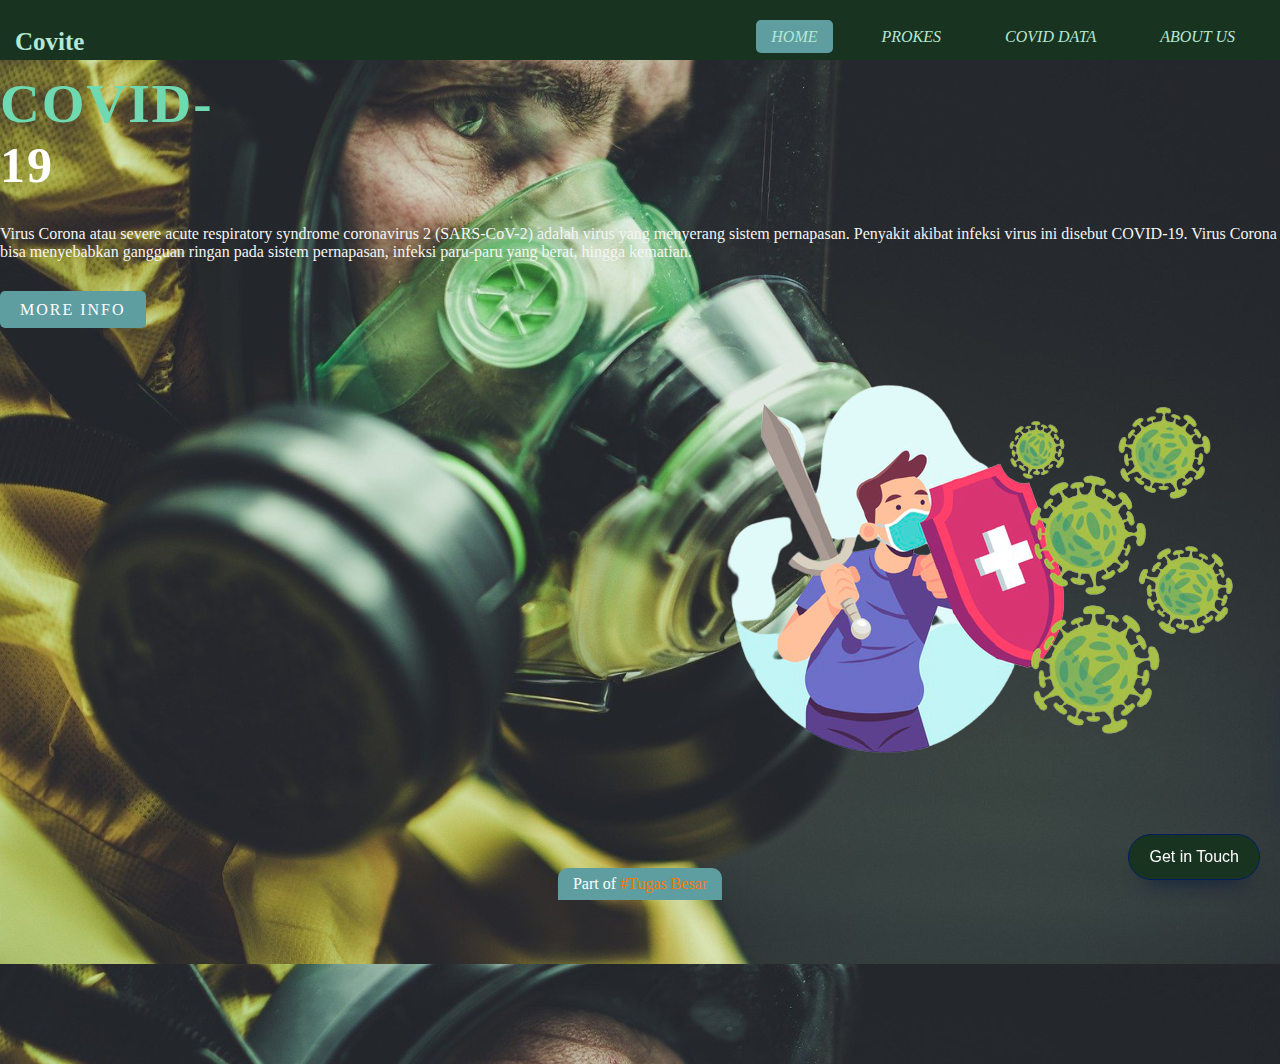
<file: index.html>
<!DOCTYPE html>
<html>
  <head>
    <meta charset="utf-8">
    <meta name="viewport" content="width=device-width">
    <link rel="stylesheet" href="https://cdnjs.cloudflare.com/ajax/libs/font-awesome/6.0.0-beta3/css/all.min.css" integrity="sha512-Fo3rlrZj/k7ujTnHg4CGR2D7kSs0v4LLanw2qksYuRlEzO+tcaEPQogQ0KaoGN26/zrn20ImR1DfuLWnOo7aBA==" crossorigin="anonymous" referrerpolicy="no-referrer" />
    <title>Home</title>
    <link href="style.css" rel="stylesheet" type="text/css" />
  </head>
  <body>
    <nav>
        <label><i class="fas fa-clinic-medical"></i></label>
      <label class="logo">Covite</label>
      <ul>
        <li><a class="active" href=""><i class="fas fa-home">Home</i></a></li>
        <li><a  href="index1.html"><i class="fas fa-ambulance">Prokes</i></a></li>
        <li><a  href=""><i class="fas fa-database">Covid Data</i></a></li>
        <li><a href="index4.html"><i class="fas fa-book">About Us</i></a></li>

      </ul>
    </nav>
    <div>
      <input type="checkbox" class="checkbox" id="chk" />
    </div>
    <section>
    <div class="content">
      <div class="info">
        <h2>Covid- <br><span>19</span></h2>
        <p>Virus Corona atau severe acute respiratory syndrome coronavirus 2 (SARS-CoV-2) adalah virus yang menyerang sistem pernapasan. Penyakit akibat infeksi virus ini disebut COVID-19. Virus Corona bisa menyebabkan gangguan ringan pada sistem pernapasan, infeksi paru-paru yang berat, hingga kematian.</p>
        <a href="index1.html" class="info-btn">More Info</a>
      </div>
    </div>
  </section>
    <!-- SOCIAL PANEL HTML -->
    <div class="social-panel-container">
      <div class="social-panel">
        <p>Created with <i class="fa fa-heart"></i> by
          <a target="_blank" href="https://it.maranatha.edu/">FIT MARANATHA</a></p>
        <button class="close-btn"><i class="fas fa-times"></i></button>
        <h4>Get in touch on</h4>
        <ul>
          <li>
            <a href="" target="_blank">
              <i class="fab fa-discord"></i>
            </a>
          </li>
          <li>
            <a href="" target="_blank">
              <i class="fab fa-twitter"></i>
            </a>
          </li>
          <li>
            <a href="" target="_blank">
              <i class="fab fa-linkedin"></i>
            </a>
          </li>
          <li>
            <a href="" target="_blank">
              <i class="fab fa-facebook"></i>
            </a>
          </li>
          <li>
            <a href="" target="_blank">
              <i class="fab fa-instagram"></i>
            </a>
          </li>
        </ul>
      </div>
    </div>
    <button class="floating-btn">
      Get in Touch
    </button>
    
    <div class="floating-text">
      Part of <a href="" target="_blank">#Tugas Besar</a>
    </div>
    <script>
      const chk = document.getElementById('chk');

chk.addEventListener('change', () => {
	document.body.classList.toggle('dark');
});

const floating_btn = document.querySelector('.floating-btn');
const close_btn = document.querySelector('.close-btn');
const social_panel_container = document.querySelector('.social-panel-container');

floating_btn.addEventListener('click', () => {
	social_panel_container.classList.toggle('visible')
});

close_btn.addEventListener('click', () => {
	social_panel_container.classList.remove('visible')
});
    </script>
  </body>
</html>
</file>
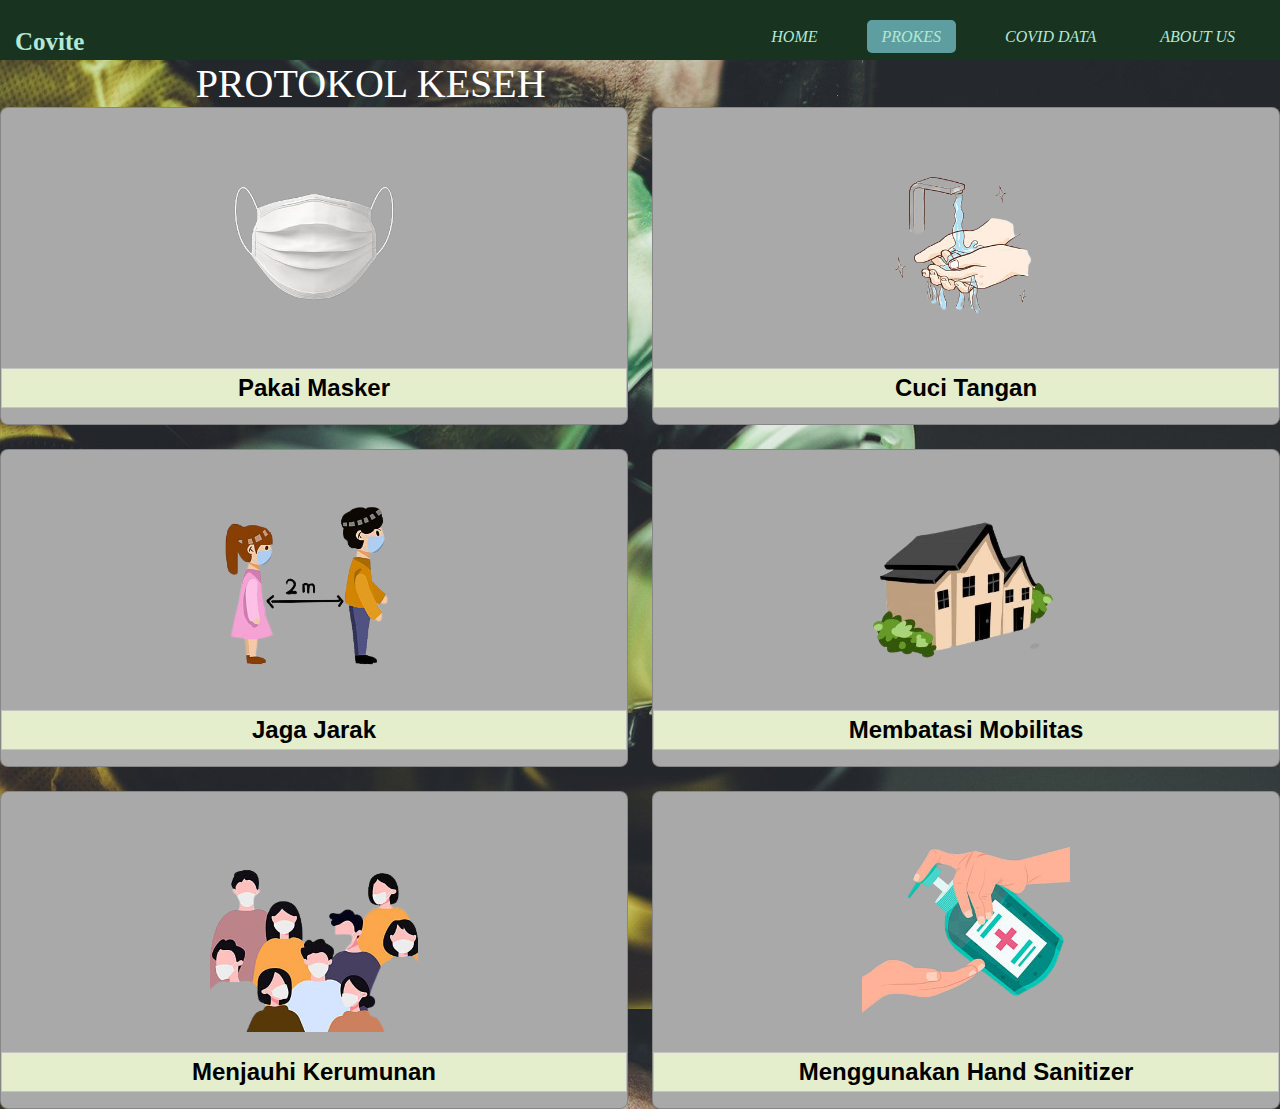
<file: index1.html>
<!DOCTYPE html>
<html>
  <head>
    <meta charset="utf-8">
    <meta name="viewport" content="width=device-width">
    <link rel="stylesheet" href="https://cdnjs.cloudflare.com/ajax/libs/font-awesome/6.0.0-beta3/css/all.min.css" integrity="sha512-Fo3rlrZj/k7ujTnHg4CGR2D7kSs0v4LLanw2qksYuRlEzO+tcaEPQogQ0KaoGN26/zrn20ImR1DfuLWnOo7aBA==" crossorigin="anonymous" referrerpolicy="no-referrer" />
    <title>Protokol Kesehatan</title>
    <link href="style1.css" rel="stylesheet" type="text/css" />
    <script src="https://ajax.googleapis.com/ajax/libs/jquery/3.5.1/jquery.min.js"></script>
    <script> 
    
      $(document).ready(function(){
        $("#flip").click(function(){
          $("#panel").slideToggle("slow");
        });
      });
      $(document).ready(function(){
        $("#flip2").click(function(){
          $("#panel2").slideToggle("slow");
        });
      });
      $(document).ready(function(){
        $("#flip3").click(function(){
          $("#panel3").slideToggle("slow");
        });
      });
      $(document).ready(function(){
        $("#flip4").click(function(){
          $("#panel4").slideToggle("slow");
        });
      });
      $(document).ready(function(){
        $("#flip5").click(function(){
          $("#panel5").slideToggle("slow");
        });
      });
      $(document).ready(function(){
        $("#flip6").click(function(){
          $("#panel6").slideToggle("slow");
        });
      });
      </script>
  </head>
  <body>
    <nav>
        <label><i class="fas fa-clinic-medical"></i></label>
      <label class="logo">Covite</label>
      <ul>
        <li><a class="" href="index.html"><i class="fas fa-home">Home</i></a></li>
        <li><a  class= "active"href=""><i class="fas fa-ambulance">Prokes</i></a></li>
        <li><a  href="index2.html"><i class="fas fa-database">Covid Data</i></a></li>
        <li><a href="index4.html"><i class="fas fa-book">About Us</i></a></li>

      </ul>
    </nav>
    <div id="text">

    </div>
    <script>
      var i=0,text;
      text = "Protokol Kesehatan"

      function typing(){
        if(i<text.length){
          document.getElementById("text").innerHTML += text.charAt(i);
          i++;
          setTimeout(typing,50);
        }
      }
      typing();
    </script>
    <section class="prokes" id="prokes">
      <!-- <h1 class="fancy"> Protokol Kesehatan </h1> -->
  
      <div class="box-container">
  
          <div class="box">
              <img src="src/pakai masker1.png" alt="">
              <h3 id="flip">Pakai Masker</h3>
              <p id="panel">Pada kenyataannya, pandemi yang masih belum usai dan terus memakan korban membuat penggunaan masker pun diwajibkan untuk seluruh lapisan masyarakat. 

                Bahkan, di beberapa negara, Amerika Serikat misalnya, pusat kesehatan setempat mewajibkan masyarakat negara tersebut memakai masker bahkan saat berada di rumah untuk kondisi tertentu. Misalnya: 
                
                Ada anggota keluarga yang terserang COVID-19.
                Ada anggota keluarga yang berisiko terpapar virus corona karena beraktivitas di luar rumah. 
                Merasakan adanya gejala yang mengarah pada infeksi virus corona. 
                Ruangan yang sempit.
                Tidak bisa menjaga jarak dengan anggota keluarga lainnya. </p>
          </div>
  
          <div class="box">
              <img src="src/cuci tangan1.png" alt="">
              <h3 id="flip2">Cuci Tangan</h3>
              <p id="panel2">Mencuci tangan secara rutin menjadi protokol kesehatan 5M yang pertama dan dirasa efektif untuk mencegah penularan virus corona. Agar hasilnya maksimal, kamu disarankan untuk mencuci tangan setidaknya selama 20 detik dengan menggunakan air mengalir dan sabun. Lakukan sesering mungkin, terutama pada kondisi: 

                Sebelum menyentuh makanan.
                Setelah menggunakan toilet.
                Setelah menutup hidung saat batuk atau bersin.
                Setelah beraktivitas di luar ruangan. 
                Jika tidak ada air yang mengalir, kamu bisa menggunakan produk pembersih tangan yang mengandung alkohol setidaknya dengan kadar sebesar 70 persen. </p>
          </div>
  
          <div class="box">
              <img src="src/jaga jarak.png" alt="">
              <h3 id="flip3">Jaga Jarak</h3>
              <p id="panel3">Protokol kesehatan 5 M selanjutnya adalah menjaga jarak saat sedang beraktivitas di luar ruangan. Adanya aturan ini juga berdasarkan pada Keputusan Menteri Kesehatan RI dalam “Protokol Kesehatan Bagi Masyarakat di Tempat dan Fasilitas Umum Dalam Rangka Pencegahan dan Pengendalian COVID-19.”

                Aturan tersebut menyebutkan, setiap orang wajib menjaga jarak setidaknya sejauh 1 meter dengan orang lain guna mencegah paparan droplets dari orang yang batuk, bersin, atau bicara. Pun, sebaiknya hindari berkerumun, tempat ramai, dan berdesakan. Apabila tidak mungkin menjaga jarak, bisa dibuat rekayasa untuk menghindari risiko paparan. 
                
                Rekayasa dalam bentuk administrasi bisa berupa membatasi jumlah orang dalam ruangan atau mengatur ulang jadwal. Sementara itu, rekayasa dalam bentuk teknis bisa dilakukan dengan cara membuat batas atau partisi di ruangan atau mengatur jalur masuk dan keluar di satu tempat. </p>
          </div>
  
          <div class="box">
              <img src="src/mobilitas.png" alt="">
              <h3 id="flip4">Membatasi Mobilitas</h3>
              <p id="panel4">Virus penyebab corona bisa berada di mana saja. Jadi, semakin banyak waktu yang kamu habiskan di luar rumah, maka semakin tinggi pula risiko tubuh terpapar virus jahat ini. Oleh karena itu, bila tidak ada keperluan yang mendesak, tetaplah berada di rumah.

                Menurut Kemenkes, meski sehat dan tidak ada gejala penyakit, belum tentu kamu pulang ke rumah dengan keadaan yang masih sama. Pasalnya, virus corona dapat menyebar dan menginfeksi seseorang dengan sangat cepat.</p>
          </div>
  
          <div class="box">
              <img src="src/kerumunan.png" alt="">
              <h3 id="flip5">Menjauhi Kerumunan</h3>
              <p id="panel5">Selain tiga hal di atas, menjauhi kerumunan juga merupakan protokol kesehatan yang harus dilakukan. Menurut Kementerian Kesehatan RI (Kemenkes), masyarakat diminta untuk menjauhi kerumunan saat berada di luar rumah. Ingat, semakin banyak dan sering kamu bertemu orang, maka kemungkinan terinfeksi virus corona pun semakin tinggi.

                Oleh sebab itu, hindari tempat keramaian terutama bila sedang sakit atau berusia di atas 60 tahun (lansia). Menurut riset, lansia dan pengidap penyakit kronis memiliki risiko yang lebih tinggi terserang virus corona. </p>
          </div>
          <div class="box">
            <img src="src/desinfektan.png" alt="">
            <h3 id="flip6">Menggunakan Hand Sanitizer</h3>
            <p id="panel6">Menggunakan Hand Sanitizer sangat penting dalam menanggulangi Pandemi Covid-19</p>
        </div>
      </div>
  
  </section>
  </body>
</html>
</file>
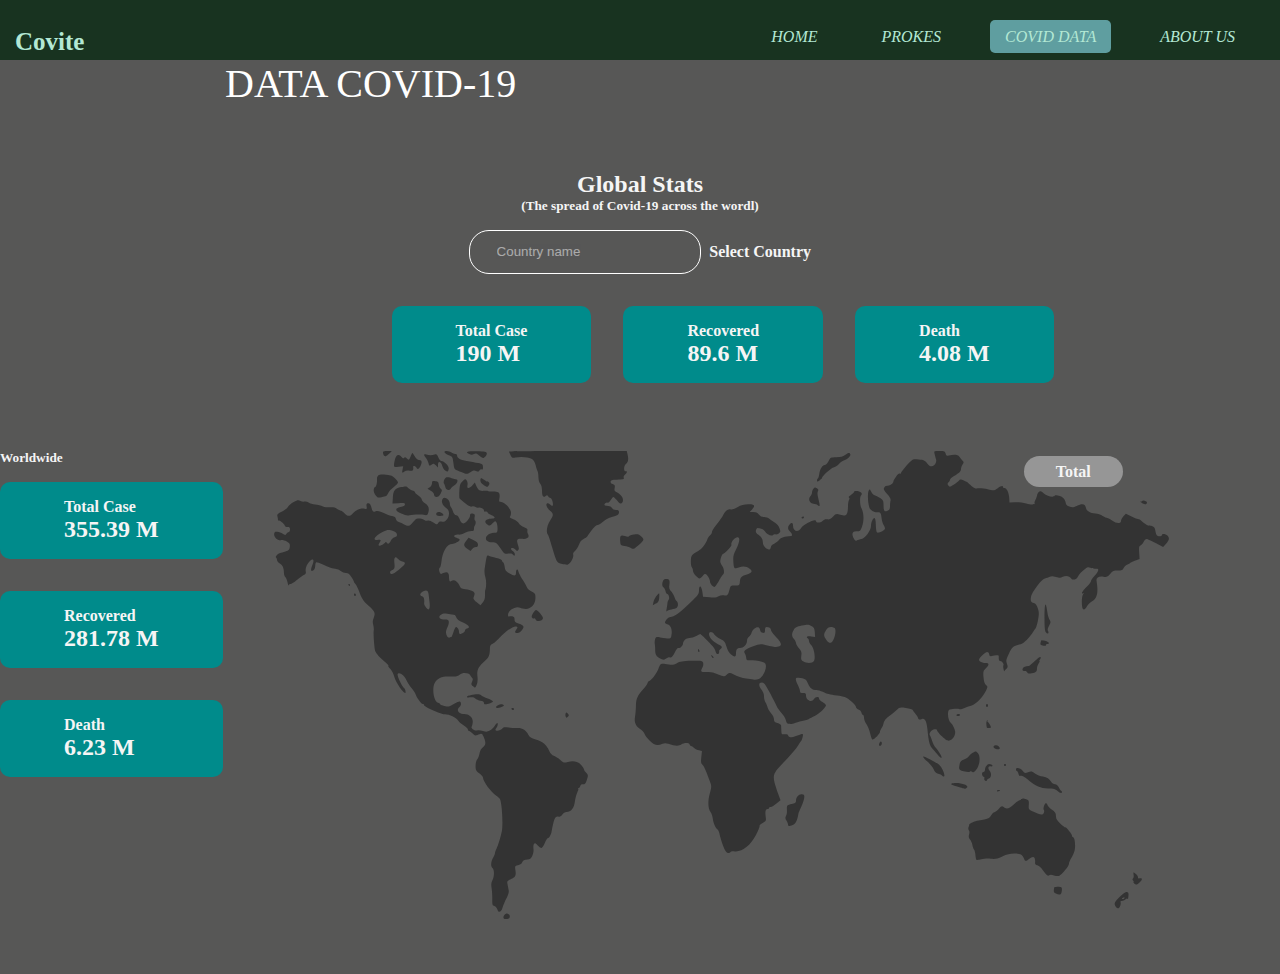
<file: index2.html>
<!DOCTYPE html>
<html>
  <head>
    <meta charset="utf-8">
    <meta name="viewport" content="width=device-width">
    <link rel="stylesheet" href="https://cdnjs.cloudflare.com/ajax/libs/font-awesome/6.0.0-beta3/css/all.min.css" integrity="sha512-Fo3rlrZj/k7ujTnHg4CGR2D7kSs0v4LLanw2qksYuRlEzO+tcaEPQogQ0KaoGN26/zrn20ImR1DfuLWnOo7aBA==" crossorigin="anonymous" referrerpolicy="no-referrer" />
    <title>Data Covid-19</title>
    <link href="style2.css" rel="stylesheet" type="text/css" />
    <script src="https://ajax.googleapis.com/ajax/libs/jquery/3.5.1/jquery.min.js"></script>
</head>

<body>
  <nav>
    <label><i class="fas fa-clinic-medical"></i></label>
  <label class="logo">Covite</label>
  <ul>
    <li><a class="" href="index.html"><i class="fas fa-home">Home</i></a></li>
    <li><a  href="index1.html"><i class="fas fa-ambulance">Prokes</i></a></li>
    <li><a class="active" href="index2.html"><i class="fas fa-database">Covid Data</i></a></li>
    <li><a href="index4.html"><i class="fas fa-book">About Us</i></a></li>

  </ul>
</nav>
<div id="text"></div>
<script>
  var i=0,text;
  text = "Data Covid-19 RealTime"

  function typing(){
    if(i<text.length){
      document.getElementById("text").innerHTML += text.charAt(i);
      i++;
      setTimeout(typing,50);
    }
  }
  typing();
</script>
<div class="head-text">
  <h2>Global Stats</h2>
  <h5>(The spread of Covid-19 across the wordl)</h5>
</div>
<div class="search">
  <input type="text" placeholder="Country name">
  <h4>Select Country</h4>
</div>
<div class="data">
  <div class="with-text">
      <h5>Worldwide</h5>
      <div class="total-case pd">
          <h4>Total Case</h4>
          <h2>355.39 M</h2>
      </div>
      <div class="recover pd">
          <h4>Recovered</h4>
          <h2>281.78 M</h2>
      </div><div class="death pd">
          <h4>Death</h4>
          <h2>6.23 M</h2>
      </div>
  </div>
  <div class="with-map">
      <div class="data-result">
          <div class="total-case pd">
              <h4>Total Case</h4>
              <h2>190 M</h2>
          </div>
          <div class="recover pd">
              <h4>Recovered</h4>
              <h2>89.6 M</h2>
          </div><div class="death pd">
              <h4>Death</h4>
              <h2>4.08 M</h2>
          </div>
      </div>
      <div class="to-render">
          <h4>Total</h4>
          <img src="src/map.svg" alt="">
      </div>
  </div>
</div>
  <script src="script.js" type="text/javascript"></script>
  
</body>

</html>
</file>
<file: style.css>
*{
    margin: 0;
    padding: 0;
    box-sizing: border-box;
    text-decoration: none;
    list-style: none
  }
  body{
    font-family: montserrat;
    background-image:url(src/covid20.jpg) ;
    background-size:cover;
    background-position: 0 -100px;;
    transition: background 0.2s linear;
  }
  nav{
    background-color: #183320;
    height: 60px;
    width: 100%;
  }
  label{
    color: #b3e8d4;
    font-size: 25px;
    line-height: 80px;
    padding: 0 8px;
    font-weight: bold;
    margin: -5px -3px;
  }
  nav ul{
    float: right;
    margin-right: 15px;
  }
  nav ul li{
    display: inline-block;
    margin: -3px 15px;
    line-height: 80px;
  }
  nav ul li a{
    color: #b3e8d4;
    font-size: 16px;
    text-transform: uppercase;
    padding: 8px 15px;
    border-radius: 5px;
    transition: 1s;
  }

 label i{
      font-size: larger;
  }
  .active{
      background-color: cadetblue;
  }
  a:hover{
      background-color: darkcyan;
  }
  .checkbox {
    opacity: 0;
    position: absolute;
  }
  
  
  .checkbox:checked + .label .ball {
    transform: translateX(30px);
  }
  
  
  /* SOCIAL PANEL CSS */
  .social-panel-container {
    position: fixed;
    right: 0;
    bottom: 80px;
    transform: translateX(100%);
    transition: transform 0.4s ease-in-out;
  }
  
  .social-panel-container.visible {
    transform: translateX(-10px);
  }
  
  .social-panel {	
    background-color: #fff;
    border-radius: 16px;
    box-shadow: 0 16px 31px -17px rgba(0,31,97,0.6);
    border: 5px solid #183320;
    display: flex;
    flex-direction: column;
    justify-content: center;
    align-items: center;
    font-family: 'Muli';
    position: relative;
    height: 169px;	
    width: 370px;
    max-width: calc(100% - 10px);
  }
  
  .social-panel button.close-btn {
    border: 0;
    color: #97A5CE;
    cursor: pointer;
    font-size: 20px;
    position: absolute;
    top: 5px;
    right: 5px;
  }
  
  .social-panel button.close-btn:focus {
    outline: none;
  }
  
  .social-panel p {
    background-color: #183320;
    border-radius: 0 0 10px 10px;
    color: #fff;
    font-size: 14px;
    line-height: 18px;
    padding: 2px 17px 6px;
    position: absolute;
    top: 0;
    left: 50%;
    margin: 0;
    transform: translateX(-50%);
    text-align: center;
    width: 235px;
  }
  
  .social-panel p i {
    margin: 0 5px;
  }
  
  .social-panel p a {
    color: #FF7500;
    text-decoration: none;
  }
  
  .social-panel h4 {
    margin: 20px 0;
    color: #97A5CE;	
    font-family: 'Muli';	
    font-size: 14px;	
    line-height: 18px;
    text-transform: uppercase;
  }
  
  .social-panel ul {
    display: flex;
    list-style-type: none;
    padding: 0;
    margin: 0;
  }
  
  .social-panel ul li {
    margin: 0 10px;
  }
  
  .social-panel ul li a {
    border: 1px solid #DCE1F2;
    border-radius: 50%;
    color: cadetblue;
    font-size: 20px;
    display: flex;
    justify-content: center;
    align-items: center;
    height: 50px;
    width: 50px;
    text-decoration: none;
  }
  
  .social-panel ul li a:hover {
    border-color: #FF6A00;
    box-shadow: 0 9px 12px -9px #FF6A00;
  }
  
  .floating-btn {
    border-radius: 26.5px;
    background-color: #183320;
    border: 1px solid #001F61;
    box-shadow: 0 16px 22px -17px #03153B;
    color: #fff;
    cursor: pointer;
    font-size: 16px;
    line-height: 20px;
    padding: 12px 20px;
    position: fixed;
    bottom: 20px;
    right: 20px;
    z-index: 999;
  }
  
  .floating-btn:hover {
    background-color: #ffffff;
    color: #001F61;
  }
  
  .floating-btn:focus {
    outline: none;
  }
  
  .floating-text {
    background-color: cadetblue;
    border-radius: 10px 10px 0 0;
    color: #fff;
    font-family: 'Muli';
    padding: 7px 15px;
    position: fixed;
    bottom: 0;
    left: 50%;
    transform: translateX(-50%);
    text-align: center;
    z-index: 998;
  }
  
  .floating-text a {
    color: #FF7500;
    text-decoration: none;
  }
  
  @media screen and (max-width: 480px) {
  
    .social-panel-container.visible {
      transform: translateX(0px);
    }
    
    .floating-btn {
      right: 10px;
    }
  }
  .content .info h2{
    color: #6fdab1;
    font-size: 55px;
    text-transform: uppercase;
    font-weight: 800;
    letter-spacing: 2px;
    line-height: 60px;
    margin-bottom: 30px;
  }
  
  .content .info h2 span{
    color: #fff;
    font-size: 50px;
    font-weight: 600;
  }
  
  .content .info p{
    font-size: 16px;
    font-weight: 500;
    margin-bottom: 40px;
    color: whitesmoke;
  }
  
  .content .info-btn{
    color: #fff;
    background: cadetblue;
    text-decoration: none;
    text-transform: uppercase;
    font-weight: 500;
    letter-spacing: 2px;
    padding: 10px 20px;
    border-radius: 5px;
    transition: 0.3s;
    transition-property: background;
  }
  
  .content .info-btn:hover{
    background: darkcyan;
  }
  section{
    width: 100%;
    min-height: 110vh;
    display: flex;
    flex-direction: column;
    justify-content: flex-start;
    background: url("src/content.png")no-repeat;
    background-position: right;
  }
</file>
<file: style1.css>
*{
    margin: 0;
    padding: 0;
    box-sizing: border-box;
    text-decoration: none;
    list-style: none
  }
  body{
    font-family: montserrat;
    background-image:url(src/covid20.jpg) ;
    background-size:cover;
    background-position: 0 -100px;;
  }
  nav{
    background-color: #183320;
    height: 60px;
    width: 100%;
  }
  label{
    color: #b3e8d4;
    font-size: 25px;
    line-height: 80px;
    padding: 0 8px;
    font-weight: bold;
    margin: -5px -3px;
  }
  nav ul{
    float: right;
    margin-right: 15px;
  }
  nav ul li{
    display: inline-block;
    margin: -3px 15px;
    line-height: 80px;
  }
  nav ul li a{
    color: #b3e8d4;
    font-size: 16px;
    text-transform: uppercase;
    padding: 8px 15px;
    border-radius: 5px;
    transition: 1s;
  }

 label i{
      font-size: larger;
  }
  .active{
      background-color: cadetblue;
  }
  a:hover{
      background-color: darkcyan;
  }
  .prokes .box-container{
    display: grid;
    grid-template-columns: repeat(auto-fit, minmax(28rem, 1fr));
    gap:1.5rem;
}

.prokes .box-container .box{
    padding:2.5rem;
    background-color: darkgrey;
    border-radius: .5rem;
    border:.1rem solid rgba(0,0,0,.2);
    box-shadow: var(--box-shadow);
    position: relative;
    overflow: hidden;
    text-align: center;
    animation: prokes 2s ease infinite alternate forwards;
}

@keyframes prokes {
    0%{
        background-color: darkgray;
    }
    100%{
        background-color: beige;
    }
  }
    

.prokes .box-container .box img{
    height:13rem;
    margin:1rem 0;
}

.prokes .box-container .box h3{
    color:var(--black);
    font-size: 1.5rem;
    font-family: -apple-system, BlinkMacSystemFont, 'Segoe UI', Roboto, Oxygen, Ubuntu, Cantarell, 'Open Sans', 'Helvetica Neue', sans-serif;
}

.prokes .box-container .box {
    padding:1rem 0;
}

.prokes .box-container .box .stars i{
    font-size: 1.7rem;
    color:var(--green);
}

.prokes .box-container .box span{
    color:var(--green);
    font-weight: bolder;
    margin-right: 1rem;
    font-size: 2.5rem;
}
#text{
  color: white;
  font-size:40px;
  text-align:center;
  text-transform: uppercase;
  font-family: montserrat;
}

#panel, #flip, #panel2, #flip2, #panel3, #flip3, #panel4, #flip4, #panel5, #flip5, #panel6, #flip6{
  padding: 5px;
  text-align: center;
  background-color: #e5eecc;
  border: solid 1px #c3c3c3;
  
}

#panel, #panel2, #panel3, #panel4, #panel5, #panel6 {
  padding: 50px;
  display: none;
  animation: prokes 2s ease infinite backwards;
}
</file>
<file: style2.css>
/* general */
*{
    margin: 0;
    padding: 0;
    box-sizing: border-box;
    text-decoration: none;
    list-style: none
  }
  body{
    font-family: montserrat;
    background-color: #575756;
    background-size:cover;
    background-position: 0 -100px;;
    transition: background 0.2s linear;
  }
  nav{
    background-color: #183320;
    height: 60px;
    width: 100%;
  }
  label{
    color: #b3e8d4;
    font-size: 25px;
    line-height: 80px;
    padding: 0 8px;
    font-weight: bold;
    margin: -5px -3px;
  }
  nav ul{
    float: right;
    margin-right: 15px;
  }
  nav ul li{
    display: inline-block;
    margin: -3px 15px;
    line-height: 80px;
  }
  nav ul li a{
    color: #b3e8d4;
    font-size: 16px;
    text-transform: uppercase;
    padding: 8px 15px;
    border-radius: 5px;
    transition: 1s;
  }

 label i{
      font-size: larger;
  }
  .active{
      background-color: cadetblue;
  }
  a:hover{
      background-color: darkcyan;
  }

.marginTopBottom {
    margin-top: 10px;
    margin-bottom: 10px;
}
.head-text{
    display: flex;
    flex-direction: column;
    align-items: center;
    margin-top: 4em;
}

.search{
    display: flex;
    align-items: center;
    justify-content: center;
    margin: 1em 0;
}

.search input{
    padding: 1em 2em;
    border-radius: 20px;
    background-color: transparent;
    outline: none;
    border: 1px solid white;
    color: white;
    margin-right: 8px;
}


::placeholder{
    color: white;
    opacity: 0.5;
}

.data{
    display: flex;
}

.data .with-text{
    display: flex;
    flex-direction: column;
    margin-top: 10em;
}

.with-text .pd{
    margin: 1em 0;
    padding: 1em 4em;
    border-radius: 10px;
    background-color: darkcyan;
}

.with-map{
    display: flex;
    flex-direction: column;
    align-items: center;
}

.with-map .data-result{
    display: flex;
}

.data-result .pd{
    padding: 1em 4em;
    background-color: darkcyan;
    margin: 1em;
    border-radius: 10px;
}

.to-render{
    position: relative;
}

.to-render h4{
    display: inline-block;
    padding: 0.4em 2em;
    border-radius: 20px;
    position: absolute;
    right: 10%;
    top: 10%;
    background-color: #969696;
}

h1, h2, h5, h4{
    color: whitesmoke;
}

h1{
    text-align: center;
    left: 50%;
}
#text{
    color: white;
    font-size:40px;
    text-align:center;
    text-transform: uppercase;
  }
</file>
